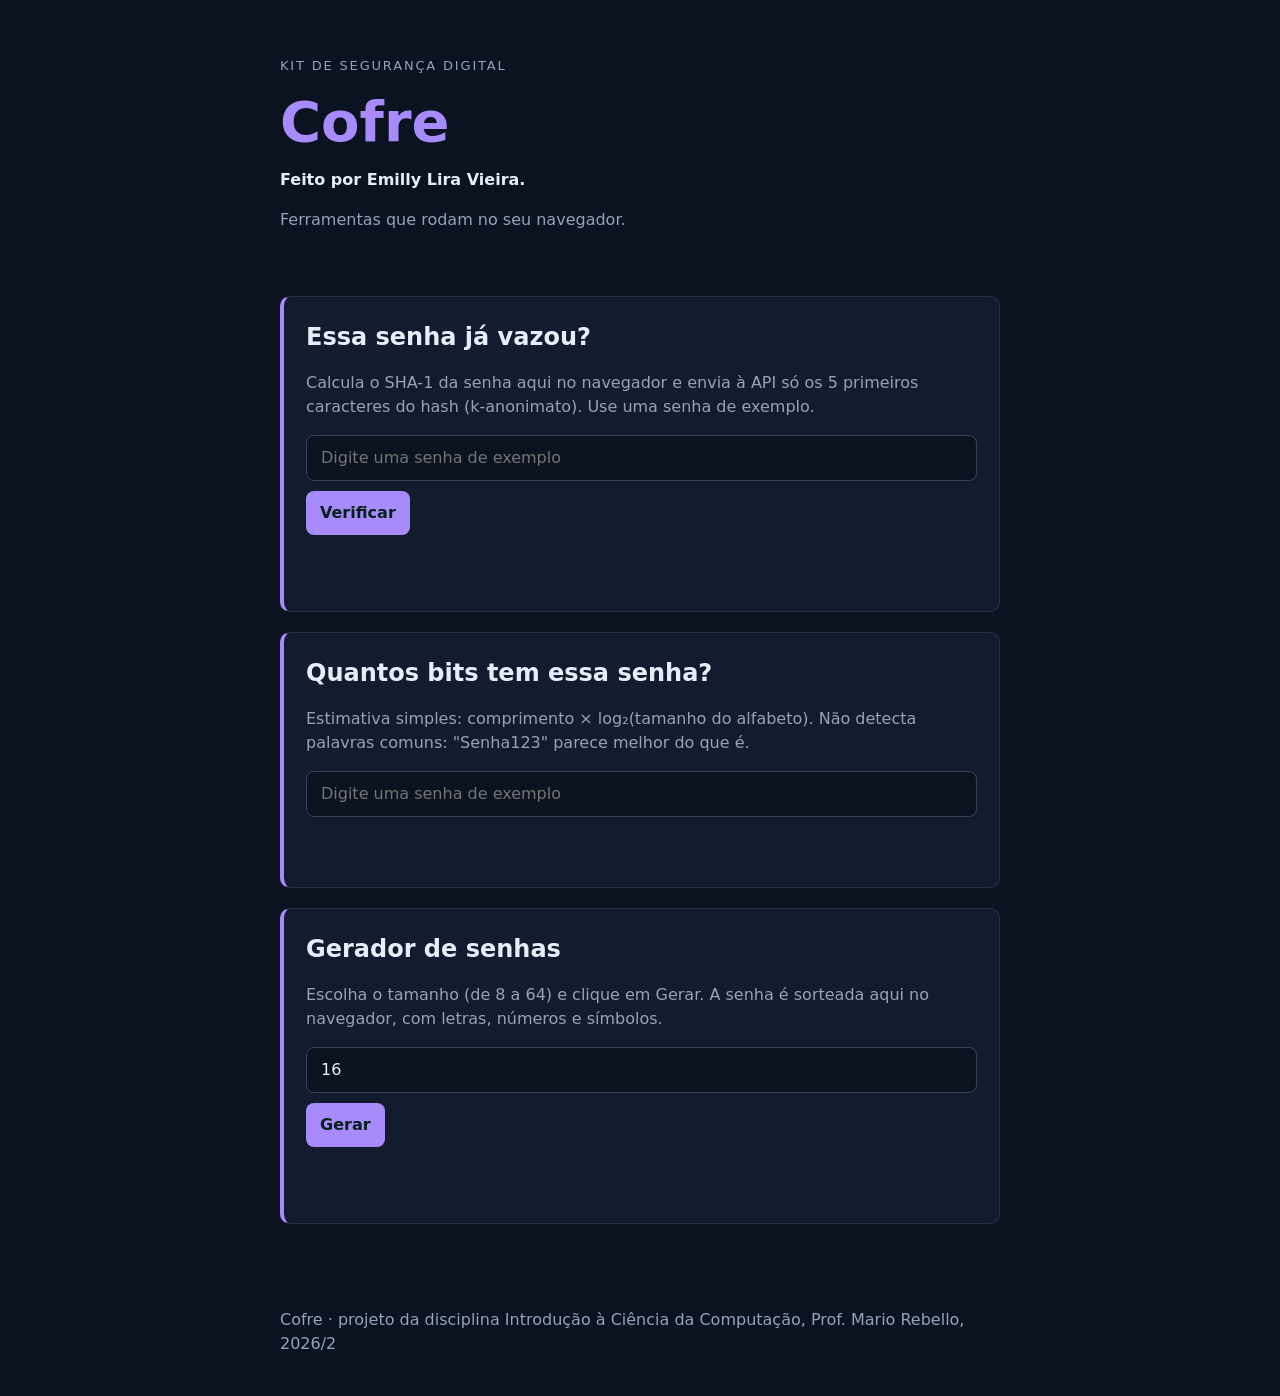
<file: index.html>
<!doctype html>
<html lang="pt-BR">
<head>
  <meta charset="utf-8">
  <meta name="viewport" content="width=device-width, initial-scale=1">
  <title>Cofre: kit de segurança</title>
  <link rel="stylesheet" href="style.css">
</head>
<body>
  <header>
    <p class="etiqueta">kit de segurança digital</p>
    <h1>Cofre</h1>
    <p class="autoria">Feito por Emilly Lira Vieira.</p>
    <p class="resumo">Ferramentas que rodam no seu navegador.</p>
  </header>

  <main>
        <section class="ferramenta">
      <h2>Essa senha já vazou?</h2>
      <p class="explica">Calcula o SHA-1 da senha aqui no navegador e envia à API só os 5 primeiros caracteres do hash (k-anonimato). Use uma senha de exemplo.</p>
      <input id="vazou-senha" type="password" placeholder="Digite uma senha de exemplo" autocomplete="off">
      <button id="vazou-botao" type="button">Verificar</button>
      <p id="vazou-resultado" class="resultado"></p>
      <p id="vazou-detalhe" class="explica"></p>
    </section>
    <script src="vazou.js"></script>
       <section class="ferramenta">
      <h2>Quantos bits tem essa senha?</h2>
      <p class="explica">Estimativa simples: comprimento × log₂(tamanho do alfabeto). Não detecta palavras comuns: "Senha123" parece melhor do que é.</p>
      <input id="forca-senha" type="text" placeholder="Digite uma senha de exemplo" autocomplete="off">
      <p id="forca-resultado" class="resultado"></p>
    </section>
    <script src="forca.js"></script>
    <section class="ferramenta">
      <h2>Gerador de senhas</h2>
      <p class="explica">Escolha o tamanho (de 8 a 64) e clique em Gerar. A senha é sorteada aqui no navegador, com letras, números e símbolos.</p>
      <input id="senha-tamanho" type="number" min="8" max="64" value="16" placeholder="Tamanho da senha">
      <button id="senha-botao" type="button">Gerar</button>
      <p id="senha-resultado" class="resultado"></p>
      <p id="senha-detalhe" class="explica"></p>
    </section>
    <script src="minha-senha.js"></script>
    <!-- FERRAMENTAS: cole cada trecho novo logo ACIMA desta linha -->
  </main>

  <footer>
    <p>Cofre · projeto da disciplina Introdução à Ciência da Computação, Prof. Mario Rebello, 2026/2</p>
  </footer>
</body>
</html>
</file>
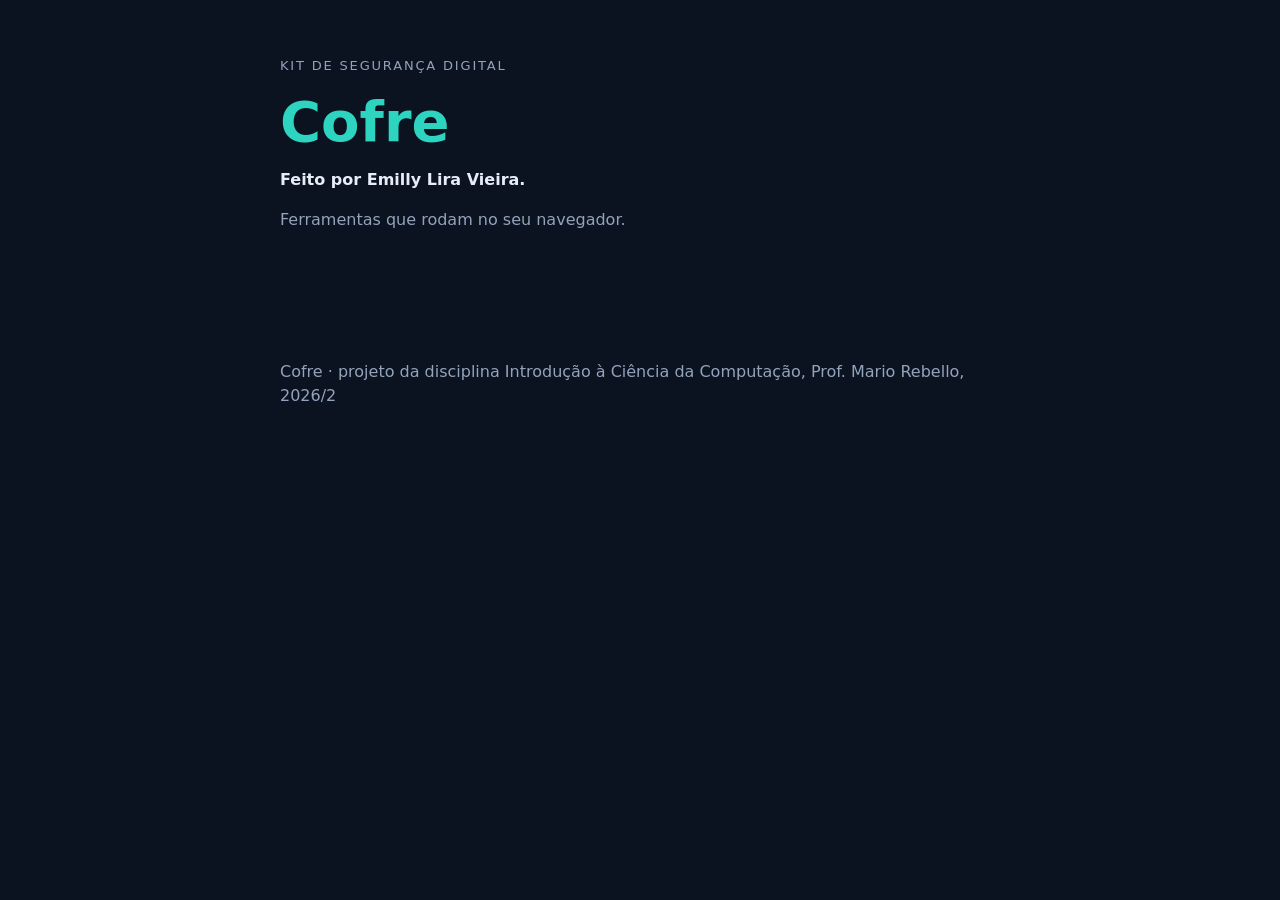
<file: trabalho-cofre/cofre/index.html>
<!doctype html>
<html lang="pt-BR">
<head>
  <meta charset="utf-8">
  <meta name="viewport" content="width=device-width, initial-scale=1">
  <title>Cofre: kit de segurança</title>
  <link rel="stylesheet" href="style.css">
</head>
<body>
  <header>
    <p class="etiqueta">kit de segurança digital</p>
    <h1>Cofre</h1>
    <p class="autoria">Feito por Emilly Lira Vieira.</p>
    <p class="resumo">Ferramentas que rodam no seu navegador.</p>
  </header>

  <main>
    <!-- FERRAMENTAS: cole cada trecho novo logo ACIMA desta linha -->
  </main>

  <footer>
    <p>Cofre · projeto da disciplina Introdução à Ciência da Computação, Prof. Mario Rebello, 2026/2</p>
  </footer>
</body>
</html>
</file>
<file: style.css>
/* Cores do Cofre */
:root {
  --destaque: #a78bfa;
  --fundo: #0b1220;
  --cartao: #131c2e;
  --texto: #e6edf7;
  --suave: #93a3bb;
}

* { box-sizing: border-box; }

body {
  margin: 0;
  background: var(--fundo);
  color: var(--texto);
  font-family: system-ui, "Segoe UI", Roboto, Arial, sans-serif;
  line-height: 1.5;
}

header, main, footer {
  max-width: 760px;
  margin: 0 auto;
  padding: 24px 20px;
}

header { padding-top: 56px; }

h1 { font-size: 56px; margin: 4px 0; color: var(--destaque); }
h2 { margin: 0 0 6px; }

.etiqueta {
  margin: 0;
  color: var(--suave);
  text-transform: uppercase;
  letter-spacing: .14em;
  font-size: 13px;
}

.autoria { margin: 0; font-weight: 600; }
.resumo, .explica, footer { color: var(--suave); }

.ferramenta {
  background: var(--cartao);
  border: 1px solid #24304a;
  border-left: 4px solid var(--destaque);
  border-radius: 10px;
  padding: 22px;
  margin-bottom: 20px;
}

input, button {
  font: inherit;
  padding: 10px 14px;
  border-radius: 8px;
  border: 1px solid #33415f;
}

input { width: 100%; background: #0b1220; color: var(--texto); margin-bottom: 10px; }

button {
  background: var(--destaque);
  color: #06201c;
  border: 0;
  font-weight: 700;
  cursor: pointer;
}

.resultado { margin: 14px 0 0; font-weight: 600; min-height: 1.5em; }
.ruim { color: #fb7185; }
.bom { color: #4ade80; }
code { font-family: Consolas, monospace; color: var(--destaque); }
</file>
<file: trabalho-cofre/cofre/style.css>
/* Cores do Cofre */
:root {
  --destaque: #2dd4bf;
  --fundo: #0b1220;
  --cartao: #131c2e;
  --texto: #e6edf7;
  --suave: #93a3bb;
}

* { box-sizing: border-box; }

body {
  margin: 0;
  background: var(--fundo);
  color: var(--texto);
  font-family: system-ui, "Segoe UI", Roboto, Arial, sans-serif;
  line-height: 1.5;
}

header, main, footer {
  max-width: 760px;
  margin: 0 auto;
  padding: 24px 20px;
}

header { padding-top: 56px; }

h1 { font-size: 56px; margin: 4px 0; color: var(--destaque); }
h2 { margin: 0 0 6px; }

.etiqueta {
  margin: 0;
  color: var(--suave);
  text-transform: uppercase;
  letter-spacing: .14em;
  font-size: 13px;
}

.autoria { margin: 0; font-weight: 600; }
.resumo, .explica, footer { color: var(--suave); }

.ferramenta {
  background: var(--cartao);
  border: 1px solid #24304a;
  border-left: 4px solid var(--destaque);
  border-radius: 10px;
  padding: 22px;
  margin-bottom: 20px;
}

input, button {
  font: inherit;
  padding: 10px 14px;
  border-radius: 8px;
  border: 1px solid #33415f;
}

input { width: 100%; background: #0b1220; color: var(--texto); margin-bottom: 10px; }

button {
  background: var(--destaque);
  color: #06201c;
  border: 0;
  font-weight: 700;
  cursor: pointer;
}

.resultado { margin: 14px 0 0; font-weight: 600; min-height: 1.5em; }
.ruim { color: #fb7185; }
.bom { color: #4ade80; }
code { font-family: Consolas, monospace; color: var(--destaque); }
</file>
